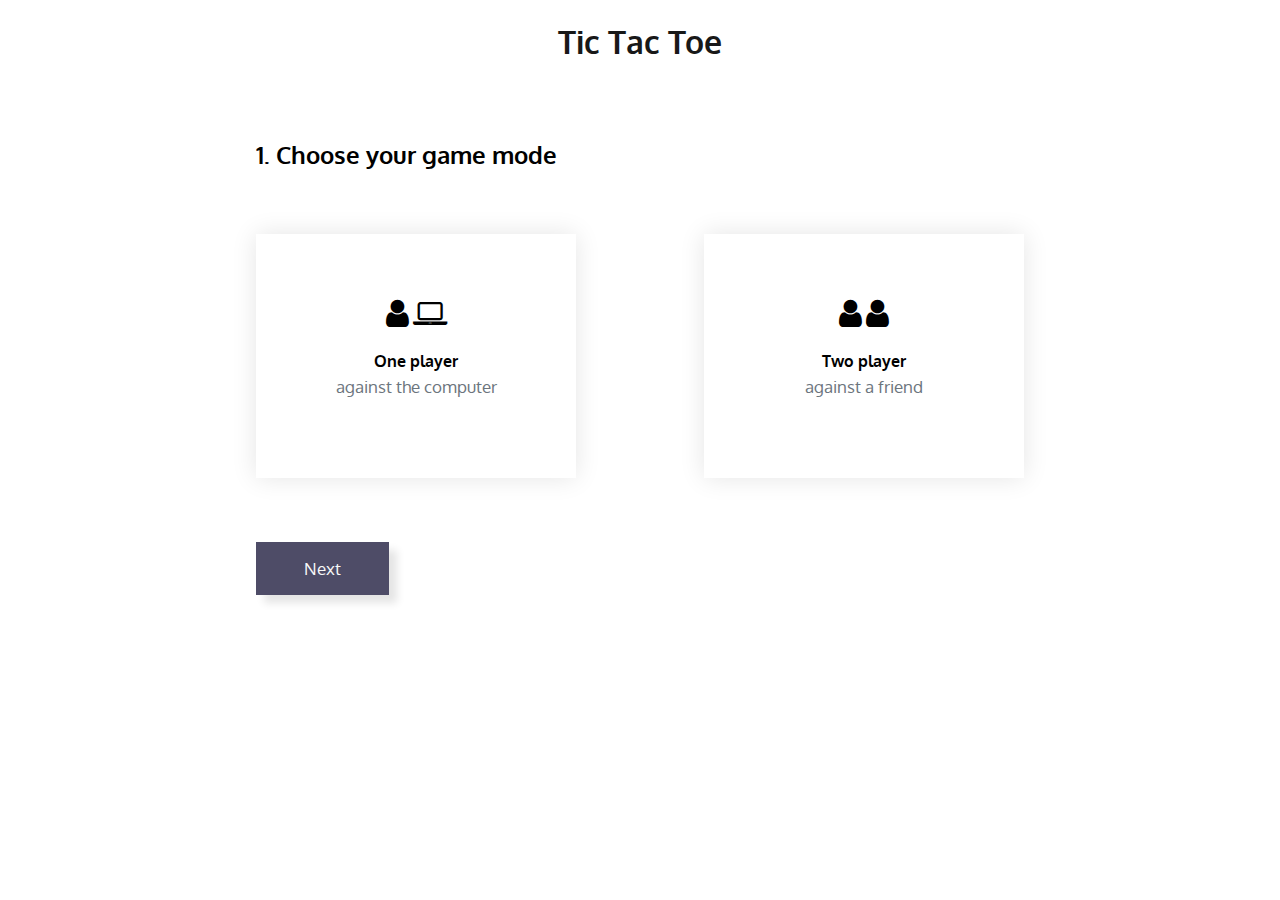
<file: index.html>
<!DOCTYPE html>
<html lang="en">
<head>
  <meta charset="UTF-8">
  <meta name="viewport" content="width=device-width, initial-scale=1.0">
  <title>Tic Tac Toe</title>
  <link rel="stylesheet" href="https://fonts.googleapis.com/css2?family=Oxygen:wght@300;700&display=swap"> 
  <link rel="stylesheet" href="https://cdnjs.cloudflare.com/ajax/libs/font-awesome/4.7.0/css/font-awesome.min.css">
  <link rel="stylesheet" href="style.css">
</head>
<body>
  <h1>Tic Tac Toe</h1>
  <div class="progress-bar"></div>
  <p class="player-message-block hide"></p>

  <!-- Start modal -->
  <div class="start-modal">

    <h2>1. Choose your game mode</h2>
    
    <div class="start-modal-inner">

      <div class="start-modal-item one-player">
        <span>
          <i class="fa fa-user" aria-hidden="true"></i>
          <i class="fa fa-laptop" aria-hidden="true"></i>
        </span>
        <h4>One player</h4>
        <p>against the computer</p>
      </div>

      <div class="start-modal-item two-player">
        <span>
          <i class="fa fa-user" aria-hidden="true"></i>
          <i class="fa fa-user" aria-hidden="true"></i>
        </span>
        <h4>Two player</h4>
        <p>against a friend</p>
      </div>

    </div>

    <button class="start-modal-button">Next</button>

  </div>

  <!-- Capture name modal -->
  <div class="modal-submit-names hide">

    <h2>2. Who's playing?</h2>

    <form>
      <label id="p1" for="Player-1">Player 1</label><br>
      <input class="player-one" type="text" id="Player-1" name="Player-1" placeholder="Joe"><br>
      <label id="p2" for="Player-2">Player 2</label><br>
      <input class="player-two" type="text" id="Player-2" name="Player-2" placeholder="Barry"><br>
    </form>

    <button class="modal-submit-names-button">Play</button>
    <button class="modal-submit-names-button-previous secondary">Back</button>

  </div>

  <!-- Game layout -->
  <section class="game-section hide">

    <div class="player-score-section"></div>

    <div class="game-container">

      <div data-cell-index="0" class="cell"></div>
      <div data-cell-index="1" class="cell"></div>
      <div data-cell-index="2" class="cell"></div>
      <div data-cell-index="3" class="cell"></div>
      <div data-cell-index="4" class="cell"></div>
      <div data-cell-index="5" class="cell"></div>
      <div data-cell-index="6" class="cell"></div>
      <div data-cell-index="7" class="cell"></div>
      <div data-cell-index="8" class="cell"></div>

    </div>

    <span class="play-buttons">
      <button class="play-again secondary">Play again</button>
      <button class="reset-button secondary">Reset</button>
    </span>

  </section>

  <script src="app.js"></script>
</body>
</html>
</file>
<file: style.css>
:root {
  --warning-background: #F2DEDE;
  --warning-text: #A94442;

  --winning-background: #DFF0D8;
  --winning-text: #3C763D;

  --draw-background: #D9EDF7;
  --draw-text: #31708F;

  --colour-font-dark: #181818;
  --colour-font-light: #f8f8f8;

  --colour-lavender-web: #DCD6F7;
  --colour-blue-purple: #A6B1E1;
  --colour-english-lavender: #B4869F;
  --colour-rose-dust: #985F6F;
  --colour-independence: #4E4C67;
  --colour-independence-dark: #3e3c52;
}

* {
  font-family: 'Oxygen', sans-serif;
}

body,
html {
  margin: 0;
  padding: 0;
  overflow-x: hidden;
}

p,
label,
button,
input {
  font-size: 17px;
}

button {
  color: var(--colour-font-light);
  border: none;
  padding: 1rem 3rem;
  border-radius: 0;
  cursor: pointer;
  background-color: var(--colour-independence);
  box-shadow: 0.5rem 0.5rem 0.5rem 0 #e5e5e5;
  transition: all 0.25s;
}

button:hover {
  background-color: var(--colour-independence-dark);
}

.progress-bar {
  height: 3px;
  left: 0;
  background-color: var(--colour-independence);
  transition: all 0.5s;
  width: 0;
}

h1 {
  font-size: 2rem;
  text-align: center;
  color: var(--colour-font-dark);
}

.start-modal,
.modal-submit-names,
.game-section {
  width: 60vw;
  margin: auto;
  padding: 2rem;
}

.start-modal h2,
.modal-submit-names h2 {
  margin-bottom: 4rem;
}

.start-modal p {
  color: #6c757d;
  margin-top: 5px;
  text-align: center;
}

.start-modal h4 {
  margin-bottom: 0;
}

.start-modal i {
  font-size: 2rem;
}

.start-modal button,
.modal-submit-names-button,
.modal-submit-names-button-previous {
  margin-top: 4rem;
}

.modal-submit-names-button-previous {
  margin-left: 1rem;
}

.start-modal-inner {
  display: flex;
  align-items: center;
  justify-content: space-between;
  flex-wrap: wrap;
}

.start-modal-item {
  display: flex;
  flex-direction: column;
  align-items: center;
  box-shadow: 0 0 1.5rem 0 #e5e5e5;
  padding: 4rem;
  cursor: pointer;
  width: 15vw;
}

/* Names modal */
button.secondary {
  background-color: #dee2e6;
  color: var(--colour-font-dark);
} 

button.secondary:hover {
  background-color: #ced4da;
}

input {
  border: none;
  box-shadow: 0 0 1.5rem 0 #e5e5e5;
  padding: 1rem;
  width: 100%;
  margin-bottom: 2rem;
  margin-top: 1rem;
} 

input:disabled {
  cursor: not-allowed;
}

.selected {
  background-color: #dee2e6;
}

.hide {
  display: none;
}

/* Player message */
.player-message-block {
  position: absolute;
  text-align: center;
  bottom: 0;
  color: var(--warning-text);
  background-color: var(--warning-background);
  padding: 1rem;
  width: 20vw;
  margin-left: 40vw;
  transition: all 1.25s;
}

/* Game styling */

.player-score-section {
  display: flex;
  align-items: center;
  justify-content: center;
}

span.score-section {
  box-shadow: 0 0 1.5rem 0 #e5e5e5;
  padding: 0rem 1rem;
  margin-left: 1rem;
  margin-right: 1rem;
  font-weight: bold;
}

.game-container {
  display: flex;
  flex-wrap: wrap;
  align-items: center;
  justify-content: center;
  width: 400px;
  margin: 50px auto;
}

.cell {
  width: 100px;
  height: 100px;
  border: 1px solid var(--colour-lavender-web);
  cursor: pointer;
  line-height: 100px;
  font-size: 60px;
  display: flex;
  justify-content: center;
  align-items: center;
}

.cell:nth-child(1),
.cell:nth-child(3),
.cell:nth-child(7),
.cell:nth-child(9) {
  border: none;
}

.cell:nth-child(2),
.cell:nth-child(8) {
  border-top: none;
  border-bottom: none;
}

.cell:nth-child(5) {
  border-left: none;
  border-right: none;
}

.cell:nth-child(4) {
  border-left: none;
}

.cell:nth-child(6) {
  border-right: none;
}

.fa-times {
  color: var(--colour-independence);
}

.fa-circle-o {
  color: var(--colour-rose-dust);
}

.play-buttons {
  display: flex;
  align-items: center;
  justify-content: center;
  flex-wrap: wrap;
}

.play-buttons * {
  margin-left: 1rem;
  margin-right: 1rem;
}

.winner {
  background-color: var(--winning-background);
  color: var(--winning-text);
}

.draw {
  background-color: var(--draw-background);
  color: var(--draw-text);
}

@media only screen and (max-width: 1000px) {

  .start-modal,
  .modal-submit-names,
  .game-section {
    width: 80vw;
    padding: 0;
  }

  .start-modal-inner {
    justify-content: space-evenly;
  }

  .start-modal-item {
    padding: 3rem;
    width: 60vw;
    margin: 0;
  }

  .start-modal-button {
    margin-bottom: 3rem;
  }

  input {
    width: calc(80vw - 2rem);
  }

  .player-score-section {
    margin-top: 3rem;
  }

  .game-container {
    margin-left: -50px;
  }

  .player-message-block {
    width: 70vw;
    margin-left: 10vw;
  }

}

@media only screen and (max-width: 767px) {

  .start-modal {
    width: 90vw;
  }

  .start-modal-inner {
    justify-content: center;
  }

  button.play-again,
  button.reset-button {
    width: 70vw;
    margin-top: 1rem;
    margin-bottom: 1rem;
  }

  input {
    background-color: #dee2e6;;
  }

}
</file>
